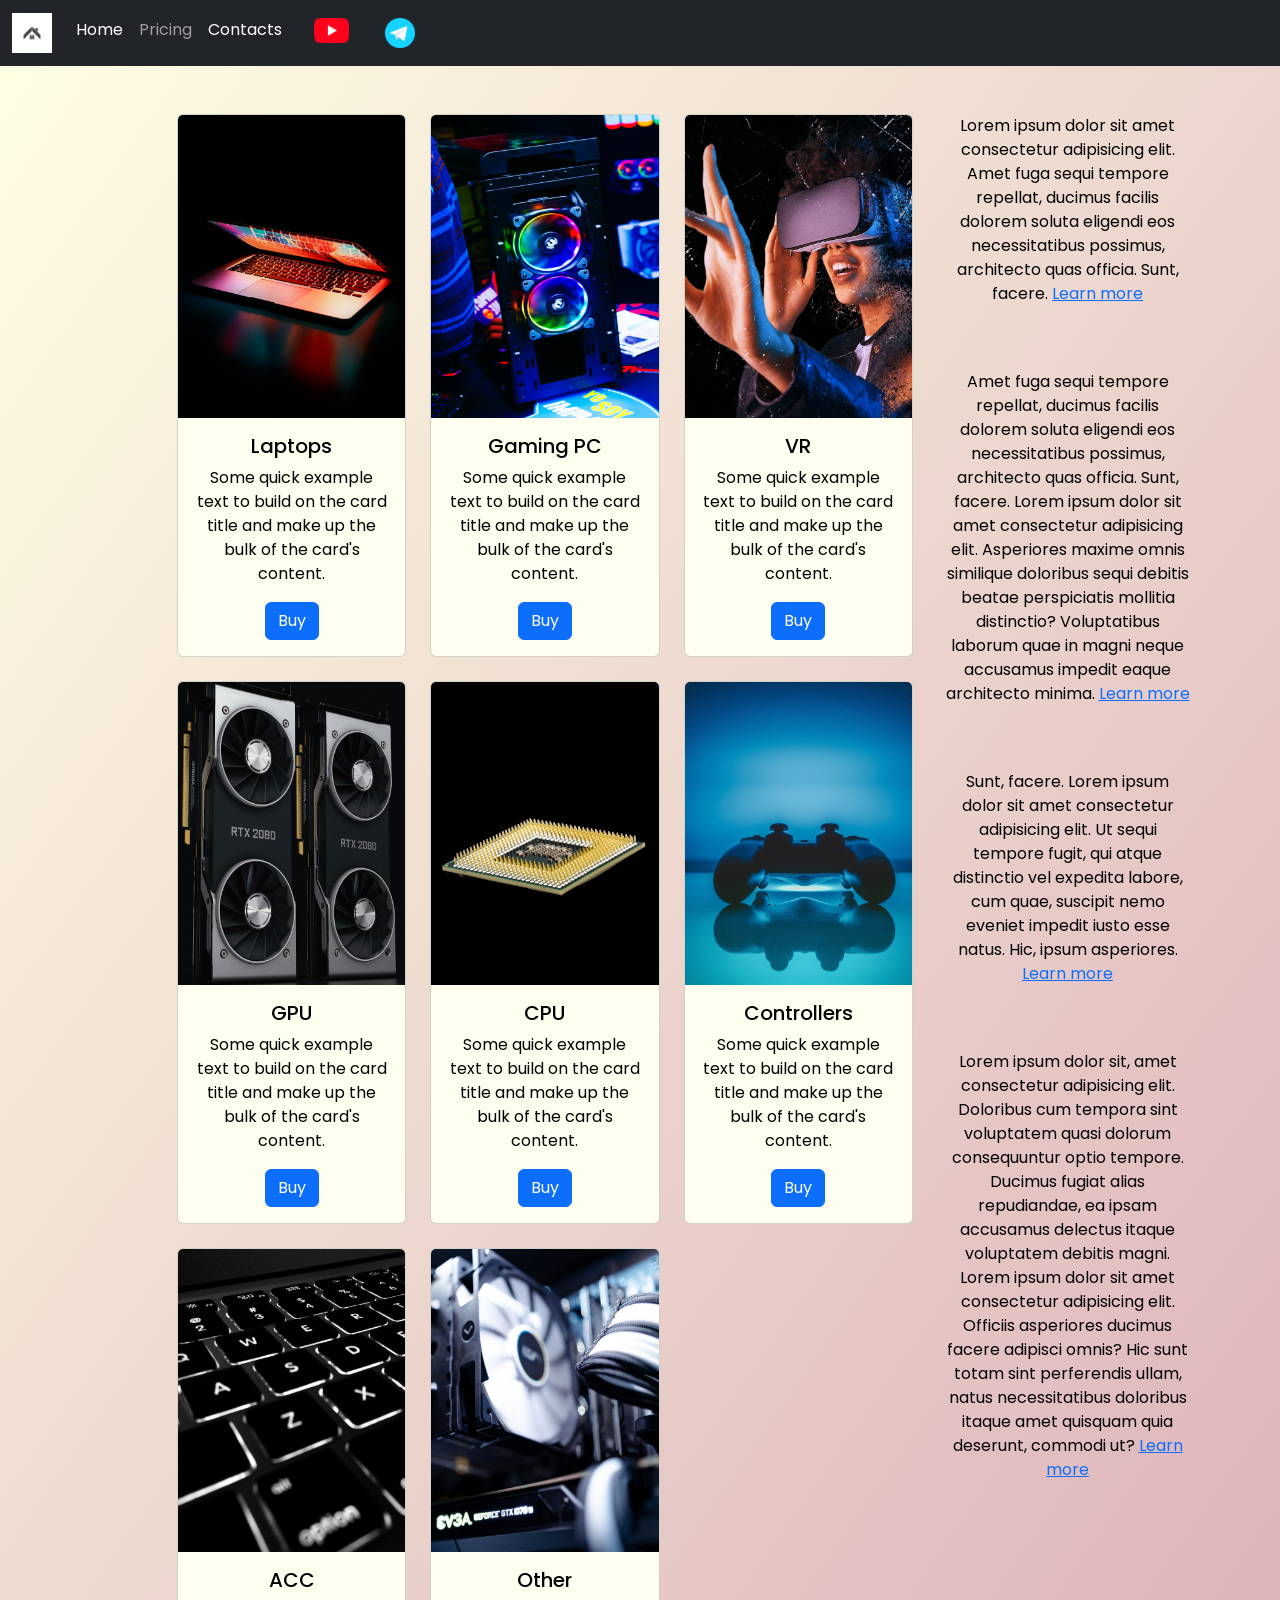
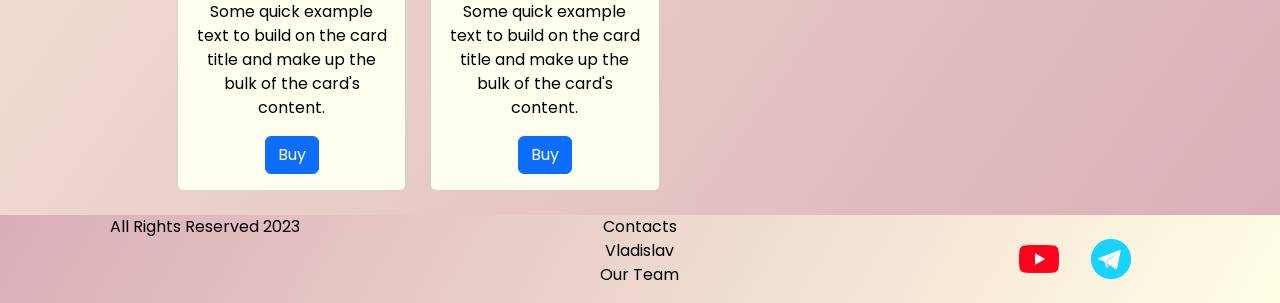
<file: pricing.html>
<!DOCTYPE html>
<html lang="en">

<head>
  <meta charset="UTF-8">
  <meta http-equiv="X-UA-Compatible" content="IE=edge">
  <meta name="viewport" content="width=device-width, initial-scale=1.0">
  <link href="https://cdn.jsdelivr.net/npm/bootstrap@5.3.0-alpha1/dist/css/bootstrap.min.css" rel="stylesheet"
    integrity="sha384-GLhlTQ8iRABdZLl6O3oVMWSktQOp6b7In1Zl3/Jr59b6EGGoI1aFkw7cmDA6j6gD" crossorigin="anonymous">
  <link rel="stylesheet" href="source/styles/mycss.css">

  <link rel="apple-touch-icon" sizes="180x180" href="source/files/favicon_io/apple-touch-icon.png">
  <link rel="icon" type="image/png" sizes="32x32" href="source/files/favicon_io/favicon-32x32.png">
  <link rel="icon" type="image/png" sizes="16x16" href="source/files/favicon_io/favicon-16x16.png">
  <link rel="manifest" href="source/files/favicon_io/site.webmanifest">
  <title>KhorunzhiyHomes</title>
</head>

<body>
  <header>
    <nav class="navbar navbar-expand-lg bg-dark">
      <div class="container-fluid">
        <a class="navbar-brand" href="/"><img src="source/images/logo1.jpg" alt="logo"></a>
        <button class="navbar-toggler" type="button" data-bs-toggle="collapse" data-bs-target="#navbarNav"
          aria-controls="navbarNav" aria-expanded="false" aria-label="Toggle navigation">
          <span class="navbar-toggler-icon"></span>
        </button>
        <div class="collapse navbar-collapse" id="navbarNav">
          <ul class="navbar-nav">
            <li class="nav-item">
              <a class="nav-link" aria-current="page" href="/">Home</a>
            </li>
            <li class="nav-item">
              <a class="nav-link active" href="pricing.html">Pricing</a>
            </li>
            <a class="nav-link" href="pricing.html">Contacts</a>
          </li>
          <li class="nav-item">
            <a class="nav-link" href="pricing.html">
              <img style="width: 35px; margin-inline: 1em;"src="source/files/yt.png" alt="youtube">
            </a>
          </li>
          <li class="nav-item">
            <a class="nav-link" href="pricing.html">
              <img style="width: 30px; margin-inline: 0.25em;"src="source/files/tg.png" alt="telegram">
            </a>
          </li>
          </ul>
        </div>
      </div>
    </nav>
  </header>

  <section>
    <div class="container-fluid mt-4">
      <div class="container text-center">
        <div class="row">
          <div class="col-lg-1">
          </div>
          <div class="col-lg-8 col-md-12">
            <div class="row">
              <div class="col-lg-4 col-md-6 mt-4">
                <div class="card">
                  <img src="source/images/laptop.png" class="card-img-top" alt="Laptop">
                  <div class="card-body">
                    <h5 class="card-title">Laptops</h5>
                    <p class="card-text">Some quick example text to build on the card title and make up the bulk of the
                      card's content.</p>
                    <a href="#" class="btn btn-primary">Buy</a>
                  </div>
                </div>
              </div>
              <div class="col-lg-4 col-md-6 mt-4">
                <div class="card">
                  <img src="source/images/gaming pc.png" class="card-img-top" alt="Gaming PC">
                  <div class="card-body">
                    <h5 class="card-title">Gaming PC</h5>
                    <p class="card-text">Some quick example text to build on the card title and make up the bulk of the
                      card's content.</p>
                    <a href="#" class="btn btn-primary">Buy</a>
                  </div>
                </div>
              </div>
              <div class="col-lg-4 col-md-6 mt-4">
                <div class="card">
                  <img src="source/images/vr.png" class="card-img-top" alt="VR">
                  <div class="card-body">
                    <h5 class="card-title">VR</h5>
                    <p class="card-text">Some quick example text to build on the card title and make up the bulk of the
                      card's content.</p>
                    <a href="#" class="btn btn-primary">Buy</a>
                  </div>
                </div>
              </div>
            <div class="col-lg-4 col-md-6 mt-4">
              <div class="card">
                <img src="source/images/gpu.png" class="card-img-top" alt="GPU">
                <div class="card-body">
                  <h5 class="card-title">GPU</h5>
                  <p class="card-text">Some quick example text to build on the card title and make up the bulk of the
                    card's content.</p>
                  <a href="#" class="btn btn-primary">Buy</a>
                </div>
              </div>
            </div>
            <div class="col-lg-4 col-md-6 mt-4">
              <div class="card">
                <img src="source/images/cpu.png" class="card-img-top" alt="CPU">
                <div class="card-body">
                  <h5 class="card-title">CPU</h5>
                  <p class="card-text">Some quick example text to build on the card title and make up the bulk of the
                    card's content.</p>
                  <a href="#" class="btn btn-primary">Buy</a>
                </div>
              </div>
            </div>
            <div class="col-lg-4 col-md-6 mt-4">
              <div class="card">
                <img src="source/images/controller.png" class="card-img-top" alt="Controllers">
                <div class="card-body">
                  <h5 class="card-title">Controllers</h5>
                  <p class="card-text">Some quick example text to build on the card title and make up the bulk of the
                    card's content.</p>
                  <a href="#" class="btn btn-primary">Buy</a>
                </div>
              </div>
            </div>
            <div class="col-lg-4 col-md-6 mt-4">
              <div class="card">
                <img src="source/images/acc.png" class="card-img-top" alt="ACC">
                <div class="card-body">
                  <h5 class="card-title">ACC</h5>
                  <p class="card-text">Some quick example text to build on the card title and make up the bulk of the
                    card's content.</p>
                  <a href="#" class="btn btn-primary">Buy</a>
                </div>
              </div>
            </div>
            <div class="col-lg-4 col-md-6 mt-4">
              <div class="card">
                <img src="source/images/other.png" class="card-img-top" alt="Other">
                <div class="card-body">
                  <h5 class="card-title">Other</h5>
                  <p class="card-text">Some quick example text to build on the card title and make up the bulk of the
                    card's content.</p>
                  <a href="#" class="btn btn-primary">Buy</a>
                </div>
              </div>
            </div>

          </div>
        </div>

        <div class="col-lg-3 col-md-12">
          <div class="row px-2">
            <div class="col-lg-12 sidebar my-4">
              <p>Lorem ipsum dolor sit amet consectetur adipisicing elit. Amet fuga sequi tempore repellat, ducimus facilis dolorem soluta eligendi eos necessitatibus possimus, architecto quas officia. Sunt, facere. <a href="#">Learn more</a></p>
            </div>
            <div class="col-lg-12 sidebar my-4">
              <p>Amet fuga sequi tempore repellat, ducimus facilis dolorem soluta eligendi eos necessitatibus possimus, architecto quas officia. Sunt, facere. Lorem ipsum dolor sit amet consectetur adipisicing elit. Asperiores maxime omnis similique doloribus sequi debitis beatae perspiciatis mollitia distinctio? Voluptatibus laborum quae in magni neque accusamus impedit eaque architecto minima. <a href="#">Learn more</a></p>
            </div>
            <div class="col-lg-12 sidebar my-4">
              <p> Sunt, facere. Lorem ipsum dolor sit amet consectetur adipisicing elit. Ut sequi tempore fugit, qui atque distinctio vel expedita labore, cum quae, suscipit nemo eveniet impedit iusto esse natus. Hic, ipsum asperiores. <a href="#">Learn more</a></p>
            </div>
            <div class="col-lg-12 sidebar my-4">
              <p>Lorem ipsum dolor sit, amet consectetur adipisicing elit. Doloribus cum tempora sint voluptatem quasi dolorum consequuntur optio tempore. Ducimus fugiat alias repudiandae, ea ipsam accusamus delectus itaque voluptatem debitis magni. Lorem ipsum dolor sit amet consectetur adipisicing elit. Officiis asperiores ducimus facere adipisci omnis? Hic sunt totam sint perferendis ullam, natus necessitatibus doloribus itaque amet quisquam quia deserunt, commodi ut? <a href="#">Learn more</a></p>
            </div>
          </div>
        </div>

      </div>


    </div>
  </section>

  <footer class="mt-4">
    <div class="conteiner-fluid">
      <div class="row">
        <div class="col-lg-4 col-md-12 footer-text text-center">
          <p>All Rights Reserved 2023</p>
        </div>
        <div class="col-lg-4 col-md-12 footer-text text-center">
          <p>Contacts <br>Vladislav<br>Our Team</p>
        </div>
        <div class="col-lg-4 col-md-12 media-links">
          <img style="width: 40px; margin-inline: 1em;"src="source/files/yt.png" alt="youtube">
          <img style="width: 40px; margin-inline: 1em;"src="source/files/tg.png" alt="telegram">
        </div>
      </div>
    </div>
  </footer>

  <script src="https://cdn.jsdelivr.net/npm/bootstrap@5.3.0-alpha1/dist/js/bootstrap.bundle.min.js"
    integrity="sha384-w76AqPfDkMBDXo30jS1Sgez6pr3x5MlQ1ZAGC+nuZB+EYdgRZgiwxhTBTkF7CXvN"
    crossorigin="anonymous"></script>
</body>

</html>
</file>
<file: source/styles/mycss.css>
@import url('https://fonts.googleapis.com/css?family=Poppins&display=swap');

body {
    font-family: Poppins, serif;
    background: linear-gradient(125deg, #FFFFE4 0%, #DAADB7 100%, #DAADB7 100%, #DAADB7 100%);
}

.nav-link {
    color: rgb(255, 255, 255);
}

.navbar-nav .nav-link.active {
    color: rgb(158, 158, 158);
}

.navbar-brand img{
    width: 40px;
}

.navbar-toggler {
    background-color: rgb(158, 158, 158);
}

.sidebar {
    color: rgb(0, 0, 0);
}

.card {
    background-color: rgb(255, 255, 240);
    color:rgb(0, 0, 0);
}

.slide-text {
    color: blue;
    margin-inline: auto auto;
}

.footer-text {
    color: rgb(0, 0, 0);
}

footer,
.btn-outline-primary {
    background: linear-gradient(300deg, #FFFFE4 0%, #DAADB7 100%, #DAADB7 100%, #DAADB7 100%); 
}

.media-links {
    display: flex;
    justify-content: center;
    align-items: center;
} 

.call-anim {
    animation: myAnim 2s ease 0s infinite normal forwards;
}

@keyframes myAnim {
	0%,
	100% {
		transform: translateX(0%);
		transform-origin: 50% 50%;
	}

	15% {
		transform: translateX(-30px) rotate(-6deg);
	}

	30% {
		transform: translateX(15px) rotate(6deg);
	}

	45% {
		transform: translateX(-15px) rotate(-3.6deg);
	}

	60% {
		transform: translateX(9px) rotate(2.4deg);
	}

	75% {
		transform: translateX(-6px) rotate(-1.2deg);
	}
}


@media (max-width: 755px) {
    .carousel-indicators {
        display: none;
    }
}
</file>
